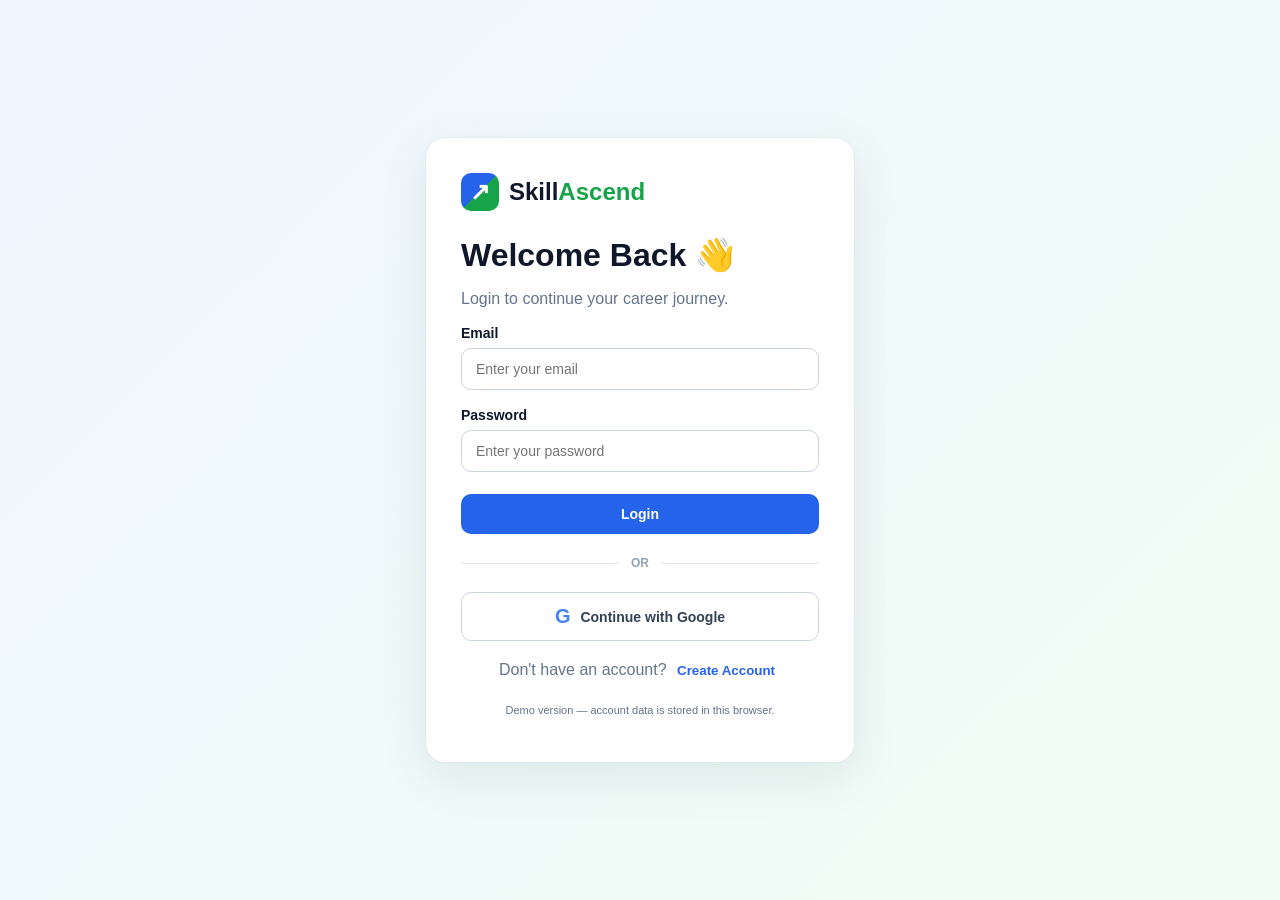
<file: index.html>
<!DOCTYPE html>
<html lang="en">
<head>
<meta charset="UTF-8">
<meta name="viewport" content="width=device-width, initial-scale=1.0">
<title>SkillAscend</title>
<link rel="stylesheet" href="sastyle.css">
</head>
<body>

<div id="authPage" class="auth-page">
  <div class="auth-card">
    <div class="logo"><div class="logo-icon">↗</div><div>Skill<span>Ascend</span></div></div>
    <h1 id="authTitle">Welcome Back 👋</h1>
    <p id="authSubtitle">Login to continue your career journey.</p>

    <div id="nameField" class="input-group hidden">
      <label>Full Name</label>
      <input type="text" id="nameInput" placeholder="Enter your full name">
    </div>
    <div class="input-group">
      <label>Email</label>
      <input type="email" id="emailInput" placeholder="Enter your email">
    </div>
    <div class="input-group">
      <label>Password</label>
      <input type="password" id="passwordInput" placeholder="Enter your password">
    </div>

    <button class="main-button" onclick="handleAuth()" id="authButton">Login</button>
    <div class="divider"><span>OR</span></div>
    <button class="google-button" onclick="googleLogin()"><span class="google-icon">G</span> Continue with Google</button>

    <p class="switch-auth">
      <span id="switchText">Don't have an account?</span>
      <button onclick="toggleAuth()" id="switchButton">Create Account</button>
    </p>
    <p class="demo-note">Demo version — account data is stored in this browser.</p>
  </div>
</div>

<div id="mainApp" class="hidden">
  <header class="topbar">
    <div class="brand"><div class="logo-icon">↗</div><div>Skill<span>Ascend</span></div></div>
    <div class="user-area"><div id="topUserName">User</div><div class="avatar" id="topAvatar">U</div></div>
  </header>

  <div class="app-layout">
    <aside class="sidebar">
      <button class="nav-button active" onclick="showPage('dashboard', this)">🏠 Dashboard</button>
      <button class="nav-button" onclick="showPage('courses', this)">📚 Courses</button>
      <button class="nav-button" onclick="showPage('cv', this)">📄 CV Builder</button>
      <button class="nav-button" onclick="showPage('gaps', this)">🎯 Skill Gaps</button>
      <button class="nav-button" onclick="showPage('verification', this)">🛡️ Verify Skills</button>
      <button class="nav-button" onclick="showPage('jobs', this)">💼 Jobs</button>
      <button class="nav-button" onclick="showPage('government', this)">🏛️ Government Jobs</button>
      <button class="nav-button" onclick="showPage('profile', this)">👤 Profile</button>
      <button class="nav-button" onclick="showPage('settings', this)">⚙️ Settings</button>
      <div class="sidebar-bottom"><button class="nav-button logout" onclick="logout()">🚪 Logout</button></div>
    </aside>

    <main class="content">

      <section id="dashboard" class="page">
        <div class="hero">
          <div>
            <h1>Hello, <span id="welcomeName">User</span> 👋</h1>
            <p>Keep learning, build your skills, and move closer to your career goal.</p>
          </div>
          <button class="success-button" onclick="openPage('jobs')">Find Opportunities</button>
        </div>

        <div class="stats-grid">
          <div class="stat-card"><p>Overall Progress</p><h2 id="ovScore">0%</h2>
            <div class="progress"><div class="progress-fill" id="ovBar" style="width:0%"></div></div></div>
          <div class="stat-card"><p>Learning</p><h2 id="lrScore">0%</h2><span class="badge green" id="lrBadge">Not started</span></div>
          <div class="stat-card"><p>CV Completion</p><h2 id="cvScore">0%</h2><span class="badge blue" id="cvBadge">Not started</span></div>
          <div class="stat-card"><p>Skills Verified</p><h2 id="vfScore">0%</h2><span class="badge orange" id="vfBadge">Not started</span></div>
          <div class="stat-card"><p>Trust Score</p><h2 id="trScore">100</h2><span class="badge green" id="trBadge">Trusted</span></div>
        </div>

        <h2 class="section-heading">Quick Actions</h2>
        <div class="card-grid">
          <div class="feature-card"><div class="feature-icon blue-icon">📄</div><h3>Build CV</h3>
            <p>Create your professional CV with voice and AI.</p>
            <button class="main-button" onclick="openPage('cv')">Build CV</button></div>
          <div class="feature-card"><div class="feature-icon green-icon">🛡️</div><h3>Verify Skills</h3>
            <p>Prove your practical skills.</p>
            <button class="main-button" onclick="openPage('verification')">Verify</button></div>
          <div class="feature-card"><div class="feature-icon green-icon">💼</div><h3>Find Jobs</h3>
            <p>Find suitable opportunities.</p>
            <button class="success-button" onclick="openPage('jobs')">Find Jobs</button></div>
          <div class="feature-card"><div class="feature-icon blue-icon">🏛️</div><h3>Government Exams</h3>
            <p>See every exam you are eligible for.</p>
            <button class="main-button" onclick="openPage('government')">Check Eligibility</button></div>
        </div>

        <h2 class="section-heading">Your Career Journey</h2>
        <div class="journey-card">
          <div class="journey-step"><span>📚</span><strong>Learn</strong></div><div class="arrow">→</div>
          <div class="journey-step"><span>🛠️</span><strong>Build</strong></div><div class="arrow">→</div>
          <div class="journey-step"><span>🛡️</span><strong>Verify</strong></div><div class="arrow">→</div>
          <div class="journey-step"><span>💼</span><strong>Get Employed</strong></div>
        </div>
      </section>

      <section id="courses" class="page hidden">
        <h1>Courses 📚</h1>
        <p class="subtitle">Free YouTube tutorials. Missing skills for your career goal are shown first.</p>
        <input class="search-box" type="text" placeholder="Search courses..." onkeyup="renderCourses()" id="courseSearch">
        <div class="course-grid" id="courseList"></div>
      </section>

      <section id="cv" class="page hidden">
        <div class="page-header">
          <div>
            <h1>CV Builder 📄</h1>
            <p class="subtitle">Fill the form or speak. Your CV preview updates on the right.</p>
          </div>
          <button class="main-button" onclick="window.print()">Download / Print CV</button>
        </div>

        <div class="cv-layout">
          <div class="form-card">
            <h2>Personal Information</h2>
            <div class="input-group"><label>Name</label><input id="cvName" type="text"></div>
            <div class="two">
              <div class="input-group"><label>Email</label><input id="cvEmail" type="email"></div>
              <div class="input-group"><label>Phone</label><input id="cvPhone" type="tel" placeholder="+91 ..."></div>
            </div>
            <div class="two">
              <div class="input-group"><label>Location</label><input id="cvLocation" placeholder="City, State"></div>
              <div class="input-group"><label>LinkedIn / Portfolio</label><input id="cvLink" placeholder="Link (optional)"></div>
            </div>

            <div class="input-group">
              <label>Career Goal (AI will verify this job)</label>
              <input id="careerGoal" type="text" placeholder="Example: Frontend Developer">
              <div id="goalStatus" class="goal-status"></div>
            </div>
            <div class="input-group">
              <label>Professional Summary</label>
              <textarea id="cvSummary" rows="3" placeholder="2-3 lines about you. Or use the AI assistant below."></textarea>
            </div>
            <div class="input-group"><label>Skills</label>
              <input id="cvSkills" type="text" placeholder="Separated by commas"></div>
            <div class="input-group"><label>Education (one per line: Degree | Institute | Year)</label>
              <textarea id="cvEducation" rows="3" placeholder="B.Com | Goa University | 2024"></textarea></div>
            <div class="input-group"><label>Experience (one per line: Role | Place | Duration)</label>
              <textarea id="cvExperience" rows="3" placeholder="Intern | Pixel Studio | 3 months"></textarea></div>
            <div class="input-group"><label>Projects (one per line)</label>
              <textarea id="cvProjects" rows="3" placeholder="To-do app using JavaScript"></textarea></div>
            <div class="input-group"><label>Certifications (one per line)</label>
              <textarea id="cvCerts" rows="2"></textarea></div>
            <div class="two">
              <div class="input-group"><label>Languages (commas)</label><input id="cvLanguages" placeholder="English, Hindi, Konkani"></div>
              <div class="input-group"><label>Hobbies (commas)</label><input id="cvHobbies" placeholder="Cricket, Reading"></div>
            </div>

            <div class="cv-actions">
              <button class="main-button" onclick="updateCV()">Update CV</button>
              <button class="outline-button" onclick="clearCV()">Clear CV</button>
              <button class="outline-button" onclick="updateCV(true)">Verify Goal &amp; Find Skill Gap</button>
            </div>
          </div>

          <div class="cv-preview">
            <div class="cv-header">
              <h1 id="previewName">User</h1>
              <p id="previewContact">email@example.com</p>
            </div>
            <div class="cv-section"><h3>Professional Summary</h3><p id="previewGoal"></p></div>
            <div class="cv-section"><h3>Skills</h3><div id="previewSkills"></div></div>
            <div id="previewSections"></div>
          </div>
        </div>

        <div class="ai-card">
          <h2>🤖 AI CV Assistant</h2>
          <p>Speak (or type) about your studies, work, skills and hobbies. AI cleans the speech and fills your CV. Hindi and Marathi speech is translated to English.</p>
          <div class="voice-area">
            <select id="voiceLang">
              <option value="en-IN">English (India)</option>
              <option value="hi-IN">Hindi</option>
              <option value="mr-IN">Marathi</option>
            </select>
            <button class="main-button" id="voiceButton" onclick="startVoice()">🎙️ Speak</button>
            <button class="success-button" onclick="improveCVWithAI()">✨ Improve CV with AI</button>
          </div>
          <div class="status-line"><span id="voiceStatus">Voice input ready</span> <span id="aiStatus"></span></div>
          <textarea id="voiceText" rows="4" placeholder="Example: I finished B.Com from Goa University in 2024. I know Excel and Tally. I like cricket..."></textarea>
        </div>
        <div id="gapResult"></div>
      </section>

      <section id="gaps" class="page hidden">
        <h1>Skill Gaps 🎯</h1>
        <p class="subtitle">Skills you still need, with a beginner-friendly YouTube teacher for each.</p>
        <div class="actions"><button class="main-button" onclick="downloadGap()">⬇ Download Report</button>
        <button class="outline-button" onclick="renderGaps()">Refresh</button></div>
        <div id="gapPage" style="margin-top:15px"></div>
      </section>

      <section id="verification" class="page hidden">
        <h1>Skill Verification 🛡️</h1>
        <p class="subtitle">Prove your skills through practical questions.</p>
        <div id="trustBar" class="trust-bar"></div>
        <div class="card-grid" id="verifyList"></div>
      </section>

      <section id="jobs" class="page hidden">
        <h1>Jobs 💼</h1>
        <p class="subtitle" id="jobLocationText">Jobs matched to your CV location.</p>
        <div class="job-count" id="jobCount">0 jobs found</div>
        <input class="search-box" id="jobSearch" placeholder="Search jobs..." onkeyup="renderJobs()">
        <div class="job-list" id="jobList"></div>
      </section>

      <section id="government" class="page hidden">
        <h1>Government Jobs 🏛️</h1>
        <p class="subtitle">Check which government exams are eligible based on the demo rules below.</p>
        <div class="form-grid">
          <div class="form-card"><label>Qualification</label>
            <select id="qualification" onchange="renderGov()">
              <option>Graduation</option><option>12th</option><option>10th</option>
            </select></div>
          <div class="form-card"><label>Age</label>
            <input id="age" type="number" value="22" min="14" max="60" onchange="renderGov()"></div>
          <div class="form-card"><label>Category</label>
            <select id="category" onchange="renderGov()">
              <option>General</option><option>OBC</option><option>SC</option><option>ST</option>
            </select></div>
        </div>
        <button class="success-button" onclick="renderGov()">Show Eligible Exams</button>
        <div class="exam-card">
          <h2 id="examCount">Eligible Exams</h2>
          <div id="examList"></div>
          <p class="demo-note">Demo eligibility only. Always confirm the official notification before applying.</p>
        </div>
      </section>

      <section id="profile" class="page hidden">
        <h1>Profile 👤</h1>
        <p class="subtitle">Manage your SkillAscend profile.</p>
        <div class="profile-card">
          <div class="large-avatar" id="profileAvatar">U</div>
          <div class="profile-info"><h2 id="profileName">User</h2><p id="profileEmail">email@example.com</p></div>
        </div>
        <div class="form-card profile-form">
          <div class="input-group"><label>Full Name</label><input id="profileNameInput"></div>
          <div class="input-group"><label>Email</label><input id="profileEmailInput" disabled></div>
          <div class="input-group"><label>Skills</label><input id="profileSkills" placeholder="Separated by commas"></div>
          <button class="main-button" onclick="saveProfile()">Save Changes</button>
        </div>
      </section>

      <section id="settings" class="page hidden">
        <h1>Settings ⚙️</h1>
        <div class="settings-card">
          <h2>Account</h2>
          <p id="settingsEmail">email@example.com</p>
          <button class="outline-button" onclick="logout()">Logout</button>
        </div>
        <div class="settings-card">
          <h2>Integrations 🚀</h2>
          <ul>
            <li>Demo authentication and profile storage are local-browser based.</li>
            <li>AI CV, skill-gap and quiz features use your local Node server.</li>
            <li>Live jobs and government notifications are future integrations.</li>
            <li>Employer verification and secure production authentication require a backend.</li>
          </ul>
        </div>
      </section>
    </main>
  </div>
</div>

<div id="message" class="message hidden"></div>
<script src="skillascend.js"></script>
</body>
</html>
</file>
<file: sastyle.css>
*{box-sizing:border-box}body{margin:0;font-family:Arial,Helvetica,sans-serif;background:#f8fafc;color:#0f172a}button,input,textarea,select{font-family:inherit}button{cursor:pointer}.hidden{display:none!important}
:root{--blue:#2563eb;--blue-dark:#1d4ed8;--blue-light:#eff6ff;--green:#16a34a;--green-dark:#15803d;--green-light:#f0fdf4;--orange:#f59e0b;--gray:#64748b;--border:#e2e8f0}
.auth-page{min-height:100vh;display:flex;justify-content:center;align-items:center;padding:20px;background:linear-gradient(135deg,#eff6ff,#f0fdf4)}.auth-card{width:100%;max-width:430px;background:#fff;padding:35px;border-radius:20px;border:1px solid var(--border);box-shadow:0 15px 50px rgba(15,23,42,.08)}
.logo,.brand{display:flex;align-items:center;gap:10px;font-weight:800}.logo{font-size:24px;margin-bottom:25px}.logo span,.brand span{color:var(--green)}.logo-icon{width:38px;height:38px;display:flex;justify-content:center;align-items:center;border-radius:10px;color:#fff;font-weight:bold;background:linear-gradient(135deg,var(--blue) 50%,var(--green) 50%)}
.auth-card h1{margin-bottom:8px}.auth-card>p{color:var(--gray)}.input-group{margin-top:17px}.input-group label,.form-card>label{display:block;font-size:14px;font-weight:700;margin-bottom:7px}.input-group input,.input-group textarea,.form-card input,.form-card textarea,.form-card select{width:100%;padding:12px 14px;border:1px solid #cbd5e1;border-radius:10px;outline:none;font-size:14px;background:#fff}.input-group input:focus,.input-group textarea:focus{border-color:var(--blue);box-shadow:0 0 0 3px rgba(37,99,235,.1)}.two{display:grid;grid-template-columns:1fr 1fr;gap:12px}.goal-status{margin-top:7px;font-size:13px;font-weight:700;color:var(--gray)}
.main-button,.success-button,.outline-button,.google-button{border:none;padding:12px 18px;border-radius:10px;font-weight:700;transition:.2s;font-size:14px}a.main-button,a.outline-button{display:inline-block;text-decoration:none;text-align:center}.main-button{background:var(--blue);color:#fff}.main-button:hover{background:var(--blue-dark);transform:translateY(-1px)}.success-button{background:var(--green);color:#fff}.success-button:hover{background:var(--green-dark)}.outline-button{background:#fff;color:var(--blue);border:1px solid #bfdbfe}.auth-card .main-button{width:100%;margin-top:22px}.divider{display:flex;align-items:center;gap:12px;margin:22px 0;color:#94a3b8;font-size:12px;font-weight:700}.divider:before,.divider:after{content:"";flex:1;height:1px;background:var(--border)}.google-button{width:100%;display:flex;justify-content:center;align-items:center;gap:10px;background:#fff;color:#334155;border:1px solid #cbd5e1}.google-icon{font-size:20px;font-weight:800;color:#4285f4}.switch-auth{text-align:center;margin-top:20px;color:var(--gray)}.switch-auth button{border:none;background:transparent;color:var(--blue);font-weight:700}.demo-note{font-size:11px;text-align:center;margin-top:25px;color:var(--gray)}
.topbar{height:70px;background:#fff;border-bottom:1px solid var(--border);display:flex;align-items:center;justify-content:space-between;padding:0 28px;position:sticky;top:0;z-index:100}.brand{font-size:23px}.user-area{display:flex;align-items:center;gap:12px;font-weight:700}.avatar,.large-avatar{border-radius:50%;background:#dbeafe;color:var(--blue);display:flex;align-items:center;justify-content:center;font-weight:800}.avatar{width:40px;height:40px}.app-layout{min-height:calc(100vh - 70px);display:flex}.sidebar{width:235px;background:#fff;border-right:1px solid var(--border);padding:20px 12px;display:flex;flex-direction:column}.nav-button{width:100%;border:none;background:transparent;text-align:left;padding:13px;border-radius:10px;color:#475569;font-size:14px;margin-bottom:4px}.nav-button:hover,.nav-button.active{background:var(--blue-light);color:var(--blue)}.nav-button.active{font-weight:700}.sidebar-bottom{margin-top:auto}.logout{color:#dc2626}.content{flex:1;padding:30px;max-width:1450px;margin:auto;width:100%;min-width:0}.page{animation:fadeIn .25s ease}@keyframes fadeIn{from{opacity:0;transform:translateY(5px)}to{opacity:1;transform:translateY(0)}}
.hero{padding:28px;border-radius:18px;border:1px solid #dbeafe;background:linear-gradient(135deg,#eff6ff,#f0fdf4);display:flex;align-items:center;justify-content:space-between;gap:20px}.hero h1{font-size:30px;margin:0 0 8px}.hero p,.stat-card p,.feature-card p,.course-card p,.job-card p,.profile-info p{color:var(--gray)}.stats-grid,.card-grid,.course-grid{display:grid;grid-template-columns:repeat(4,1fr);gap:16px;margin-top:20px}.stats-grid{grid-template-columns:repeat(5,1fr)}.stat-card,.feature-card,.course-card,.form-card,.cv-preview,.settings-card,.exam-card,.profile-card{background:#fff;border:1px solid var(--border);border-radius:15px;padding:20px}.stat-card h2{font-size:28px;margin:8px 0}.progress{height:8px;background:#e2e8f0;border-radius:20px;overflow:hidden}.progress-fill{height:100%;background:var(--blue);transition:width .4s}.section-heading{margin-top:30px}.feature-card p,.course-card p{min-height:40px}.feature-card button{margin-top:10px}.feature-icon,.course-icon{width:50px;height:50px;border-radius:12px;display:flex;align-items:center;justify-content:center;font-size:23px;margin-bottom:12px}.blue-icon,.course-icon{background:#dbeafe}.green-icon{background:#dcfce7}.journey-card{background:#fff;border:1px solid var(--border);border-radius:15px;padding:25px;display:flex;justify-content:space-around;align-items:center;gap:10px}.journey-step{display:flex;flex-direction:column;align-items:center;gap:8px;text-align:center}.journey-step span{font-size:28px}.arrow{color:var(--blue);font-size:25px;font-weight:bold}
.badge{display:inline-block;padding:5px 9px;border-radius:50px;font-size:12px;font-weight:700;margin:2px 0}.badge.green{color:#15803d;background:#dcfce7}.badge.blue{color:#1d4ed8;background:#dbeafe}.badge.orange{color:#b45309;background:#fef3c7}.badge.red{color:#b91c1c;background:#fee2e2}.subtitle{color:var(--gray);margin-top:-8px}.search-box{width:100%;padding:13px;border:1px solid #cbd5e1;border-radius:10px;margin:20px 0;outline:none}.course-grid{gap:18px}.actions{display:flex;gap:8px;flex-wrap:wrap;margin-top:14px}.actions .main-button,.actions .outline-button{padding:10px 12px;font-size:13px}
.page-header{display:flex;align-items:center;justify-content:space-between;gap:20px}.cv-layout{display:grid;grid-template-columns:.9fr 1.1fr;gap:20px;margin-top:20px;align-items:start}.form-card .main-button,.form-card .outline-button{margin-top:18px;margin-right:8px}.cv-preview{padding:35px;min-height:550px}.cv-header{border-bottom:2px solid var(--blue);padding-bottom:15px}.cv-header h1{margin:0;font-size:30px}.cv-header p{color:var(--gray)}.cv-section{margin-top:25px}.cv-section h3{color:var(--blue);margin-bottom:8px;border-bottom:1px solid var(--border);padding-bottom:4px}.cv-section ul{margin:0;padding-left:20px}.cv-section li{margin:6px 0}.skill-tag{display:inline-block;background:var(--blue-light);color:var(--blue);padding:6px 10px;border-radius:8px;margin:4px 4px 4px 0;font-size:13px}.ai-card{margin-top:20px;background:linear-gradient(135deg,#eff6ff,#f0fdf4);border:1px solid #dbeafe;border-radius:15px;padding:22px}.ai-card textarea{width:100%;margin-top:12px;padding:12px;border:1px solid #cbd5e1;border-radius:10px;resize:vertical}.voice-area{display:flex;align-items:center;gap:12px;margin-top:15px;flex-wrap:wrap}.voice-area select{padding:11px;border:1px solid #cbd5e1;border-radius:10px;background:#fff}.status-line{margin-top:10px;color:var(--gray);font-size:14px}.main-button.recording{background:#dc2626;animation:pulse 1.2s infinite}@keyframes pulse{50%{opacity:.65}}
.trust-bar{display:inline-block;background:#fff;border:1px solid var(--border);border-radius:10px;padding:10px 14px;margin:10px 0;font-size:14px}.gap-card{max-width:100%}.gap-card h2{margin-top:0}
.job-list{margin-top:15px}.job-card{background:#fff;border:1px solid var(--border);border-radius:15px;padding:22px;margin-bottom:15px;display:flex;justify-content:space-between;align-items:center;gap:20px}.job-card h2{margin-bottom:5px}.job-meta{display:flex;gap:8px;flex-wrap:wrap}.job-meta span{padding:5px 8px;border-radius:8px;background:#f1f5f9;font-size:12px}
.form-grid{display:grid;grid-template-columns:repeat(3,1fr);gap:15px;margin:20px 0}.form-grid .form-card{display:flex;flex-direction:column;gap:8px}.exam-card{margin-top:20px}.exam-row{display:flex;justify-content:space-between;align-items:center;gap:12px;padding:15px 0;border-bottom:1px solid var(--border)}.exam-row:last-of-type{border-bottom:none}.exam-row h3{margin:0 0 4px}.exam-row p{margin:0;color:var(--gray);font-size:14px}.exam-row.no{opacity:.65}.exam-right{display:flex;align-items:center;gap:10px;flex-wrap:wrap;justify-content:flex-end}
.profile-card{display:flex;align-items:center;gap:20px;margin-top:20px}.large-avatar{width:80px;height:80px;font-size:28px}.profile-form{max-width:700px;margin-top:20px}.settings-card{margin-top:20px;max-width:800px}.settings-card li{margin:10px 0;color:var(--gray)}
.message{position:fixed;right:25px;bottom:25px;background:#0f172a;color:#fff;padding:14px 18px;border-radius:10px;box-shadow:0 5px 20px rgba(0,0,0,.2);z-index:2000}
.qz-modal{position:fixed;inset:0;background:rgba(15,23,42,.75);z-index:1000;display:flex;align-items:center;justify-content:center;padding:15px}.qz-box{background:#fff;border-radius:16px;width:100%;max-width:820px;max-height:95vh;overflow:auto;padding:20px}.qz-top{display:flex;justify-content:space-between;align-items:center;gap:10px}.qz-top h2{margin:0;font-size:20px}.qz-body{display:grid;grid-template-columns:200px 1fr;gap:18px;margin-top:15px}.qz-body video{width:100%;border-radius:12px;background:#0f172a;transform:scaleX(-1)}.qz-rules li{margin:8px 0;color:var(--gray)}.qz-count{color:var(--gray);font-size:13px;margin:0}.qz-opt{display:block;width:100%;text-align:left;margin-top:8px;padding:12px;border-radius:10px;border:1px solid #cbd5e1;background:#fff;font-size:14px}.qz-opt:hover{background:var(--blue-light);border-color:var(--blue)}.qz-warn{margin-top:12px;color:#b91c1c;font-weight:700;font-size:14px;min-height:20px}.cv-empty{color:#94a3b8;font-style:italic;margin:4px 0}
@media(max-width:1100px){.stats-grid,.card-grid,.course-grid{grid-template-columns:repeat(2,1fr)}.stats-grid{grid-template-columns:repeat(2,1fr)}}@media(max-width:850px){.sidebar{width:70px}.nav-button{font-size:0;text-align:center}.nav-button:first-letter{font-size:20px}.cv-layout,.form-grid{grid-template-columns:1fr}}@media(max-width:650px){.topbar{padding:0 15px}.brand{font-size:19px}.user-area>div:first-child{display:none}.app-layout{flex-direction:column}.sidebar{width:100%;flex-direction:row;overflow-x:auto;padding:8px;border-right:none;border-bottom:1px solid var(--border)}.nav-button{width:auto;white-space:nowrap;font-size:13px;margin:0 4px 0 0}.nav-button:first-letter{font-size:13px}.sidebar-bottom{margin:0 0 0 auto}.content{padding:15px}.hero{flex-direction:column;align-items:flex-start}.stats-grid,.card-grid,.course-grid,.two{grid-template-columns:1fr}.journey-card{flex-direction:column}.arrow{transform:rotate(90deg)}.job-card,.page-header,.exam-row{flex-direction:column;align-items:flex-start}.exam-right{justify-content:flex-start}.qz-body{grid-template-columns:1fr}.qz-body video{max-width:160px}}
@media print{body *{visibility:hidden}.cv-preview,.cv-preview *{visibility:visible}.cv-preview{position:absolute;left:0;top:0;width:100%;border:none}.cv-empty{display:block!important;color:#334155!important;font-style:normal!important}.cv-section:has(.cv-empty){display:block!important}}

.verification-result{padding:20px;border:1px solid var(--border);border-radius:14px;background:#f8fafc}.result-good{color:#166534;font-weight:600}.result-warning{color:#92400e;font-weight:600}

.cv-actions{display:flex;flex-wrap:wrap;gap:10px;margin-top:12px}
.cv-actions .main-button,.cv-actions .outline-button{margin:0}
@media(max-width:600px){.cv-actions>*{width:100%}}

.job-count{margin:10px 0 14px;font-weight:700;font-size:18px}
</file>
